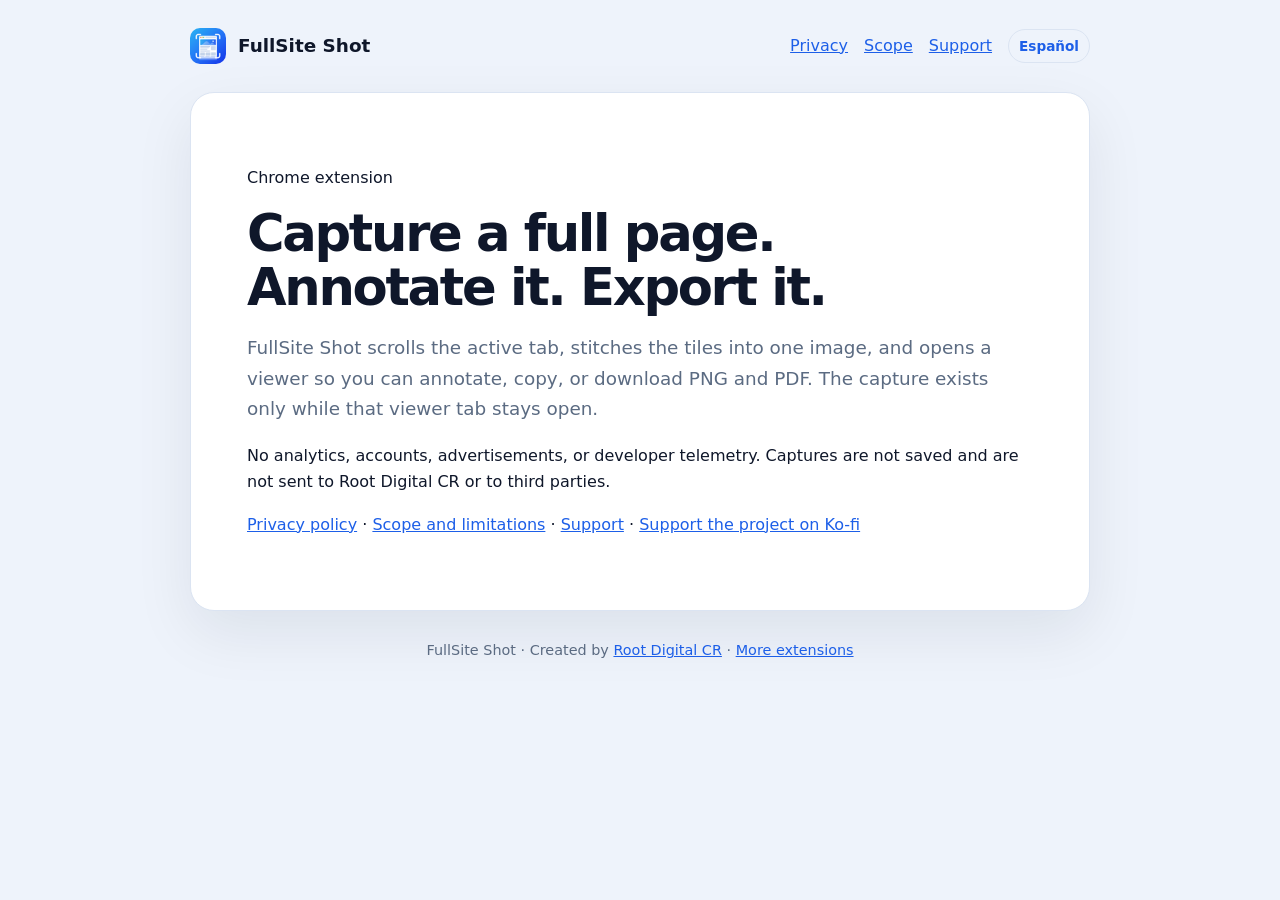
<file: index.html>
<!doctype html>
<html lang="en">
<head>
  <meta charset="utf-8">
  <meta name="viewport" content="width=device-width, initial-scale=1">
  <meta name="description" content="Official public information, privacy policy, and support for the FullSite Shot Chrome extension.">
  <title>FullSite Shot — Full-page capture</title>
  <link rel="icon" href="icon-48.png">
  <link rel="stylesheet" href="styles.css">
</head>
<body>
  <header>
    <a class="brand" href="index.html"><img src="icon-48.png" width="36" height="36" alt=""><strong>FullSite Shot</strong></a>
    <nav>
      <a href="privacy.html">Privacy</a>
      <a href="scope.html">Scope</a>
      <a href="support.html">Support</a>
      <a class="language-link" href="es/" lang="es">Español</a>
    </nav>
  </header>
  <main>
    <p>Chrome extension</p>
    <h1>Capture a full page. Annotate it. Export it.</h1>
    <p class="lead">FullSite Shot scrolls the active tab, stitches the tiles into one image, and opens a viewer so you can annotate, copy, or download PNG and PDF. The capture exists only while that viewer tab stays open.</p>
    <p>No analytics, accounts, advertisements, or developer telemetry. Captures are not saved and are not sent to Root Digital CR or to third parties.</p>
    <p><a href="privacy.html">Privacy policy</a> · <a href="scope.html">Scope and limitations</a> · <a href="support.html">Support</a> · <a href="https://ko-fi.com/rootdigitalcr" rel="noopener noreferrer" referrerpolicy="no-referrer">Support the project on Ko-fi</a></p>
  </main>
  <footer>FullSite Shot · Created by <a href="https://root-cr.com/" rel="noopener noreferrer">Root Digital CR</a> · <a href="https://root-cr.com/extensions" target="_blank" rel="noopener noreferrer" referrerpolicy="no-referrer">More extensions</a></footer>
</body>
</html>
</file>
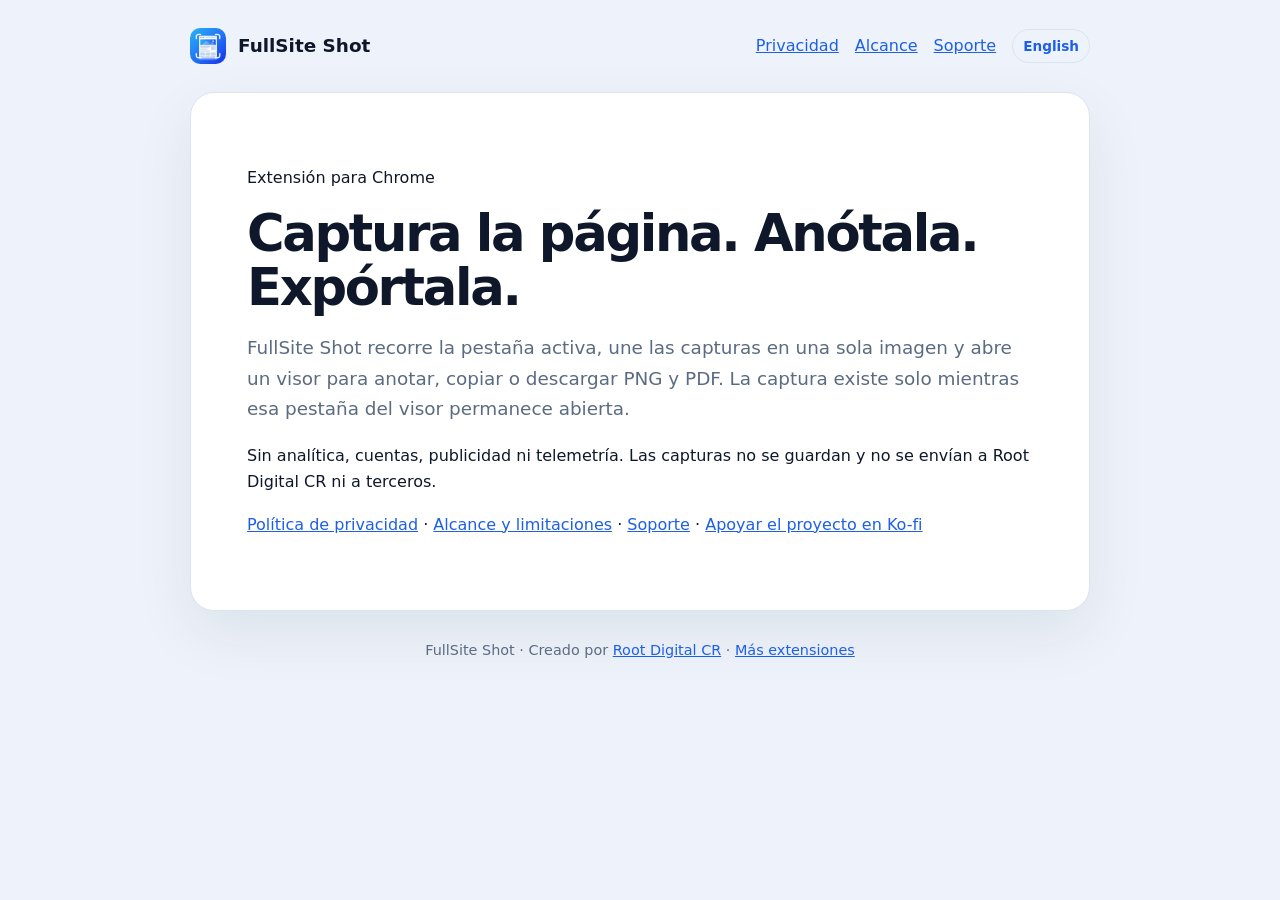
<file: es/index.html>
<!doctype html>
<html lang="es">
<head>
  <meta charset="utf-8">
  <meta name="viewport" content="width=device-width, initial-scale=1">
  <meta name="description" content="Información pública, privacidad y soporte de la extensión FullSite Shot para Chrome.">
  <title>FullSite Shot — Captura de página completa</title>
  <link rel="icon" href="../icon-48.png">
  <link rel="stylesheet" href="../styles.css">
</head>
<body>
  <header>
    <a class="brand" href="index.html"><img src="../icon-48.png" width="36" height="36" alt=""><strong>FullSite Shot</strong></a>
    <nav>
      <a href="privacy.html">Privacidad</a>
      <a href="scope.html">Alcance</a>
      <a href="support.html">Soporte</a>
      <a class="language-link" href="../" lang="en">English</a>
    </nav>
  </header>
  <main>
    <p>Extensión para Chrome</p>
    <h1>Captura la página. Anótala. Expórtala.</h1>
    <p class="lead">FullSite Shot recorre la pestaña activa, une las capturas en una sola imagen y abre un visor para anotar, copiar o descargar PNG y PDF. La captura existe solo mientras esa pestaña del visor permanece abierta.</p>
    <p>Sin analítica, cuentas, publicidad ni telemetría. Las capturas no se guardan y no se envían a Root Digital CR ni a terceros.</p>
    <p><a href="privacy.html">Política de privacidad</a> · <a href="scope.html">Alcance y limitaciones</a> · <a href="support.html">Soporte</a> · <a href="https://ko-fi.com/rootdigitalcr" rel="noopener noreferrer" referrerpolicy="no-referrer">Apoyar el proyecto en Ko-fi</a></p>
  </main>
  <footer>FullSite Shot · Creado por <a href="https://root-cr.com/" rel="noopener noreferrer">Root Digital CR</a> · <a href="https://root-cr.com/extensions" target="_blank" rel="noopener noreferrer" referrerpolicy="no-referrer">Más extensiones</a></footer>
</body>
</html>
</file>
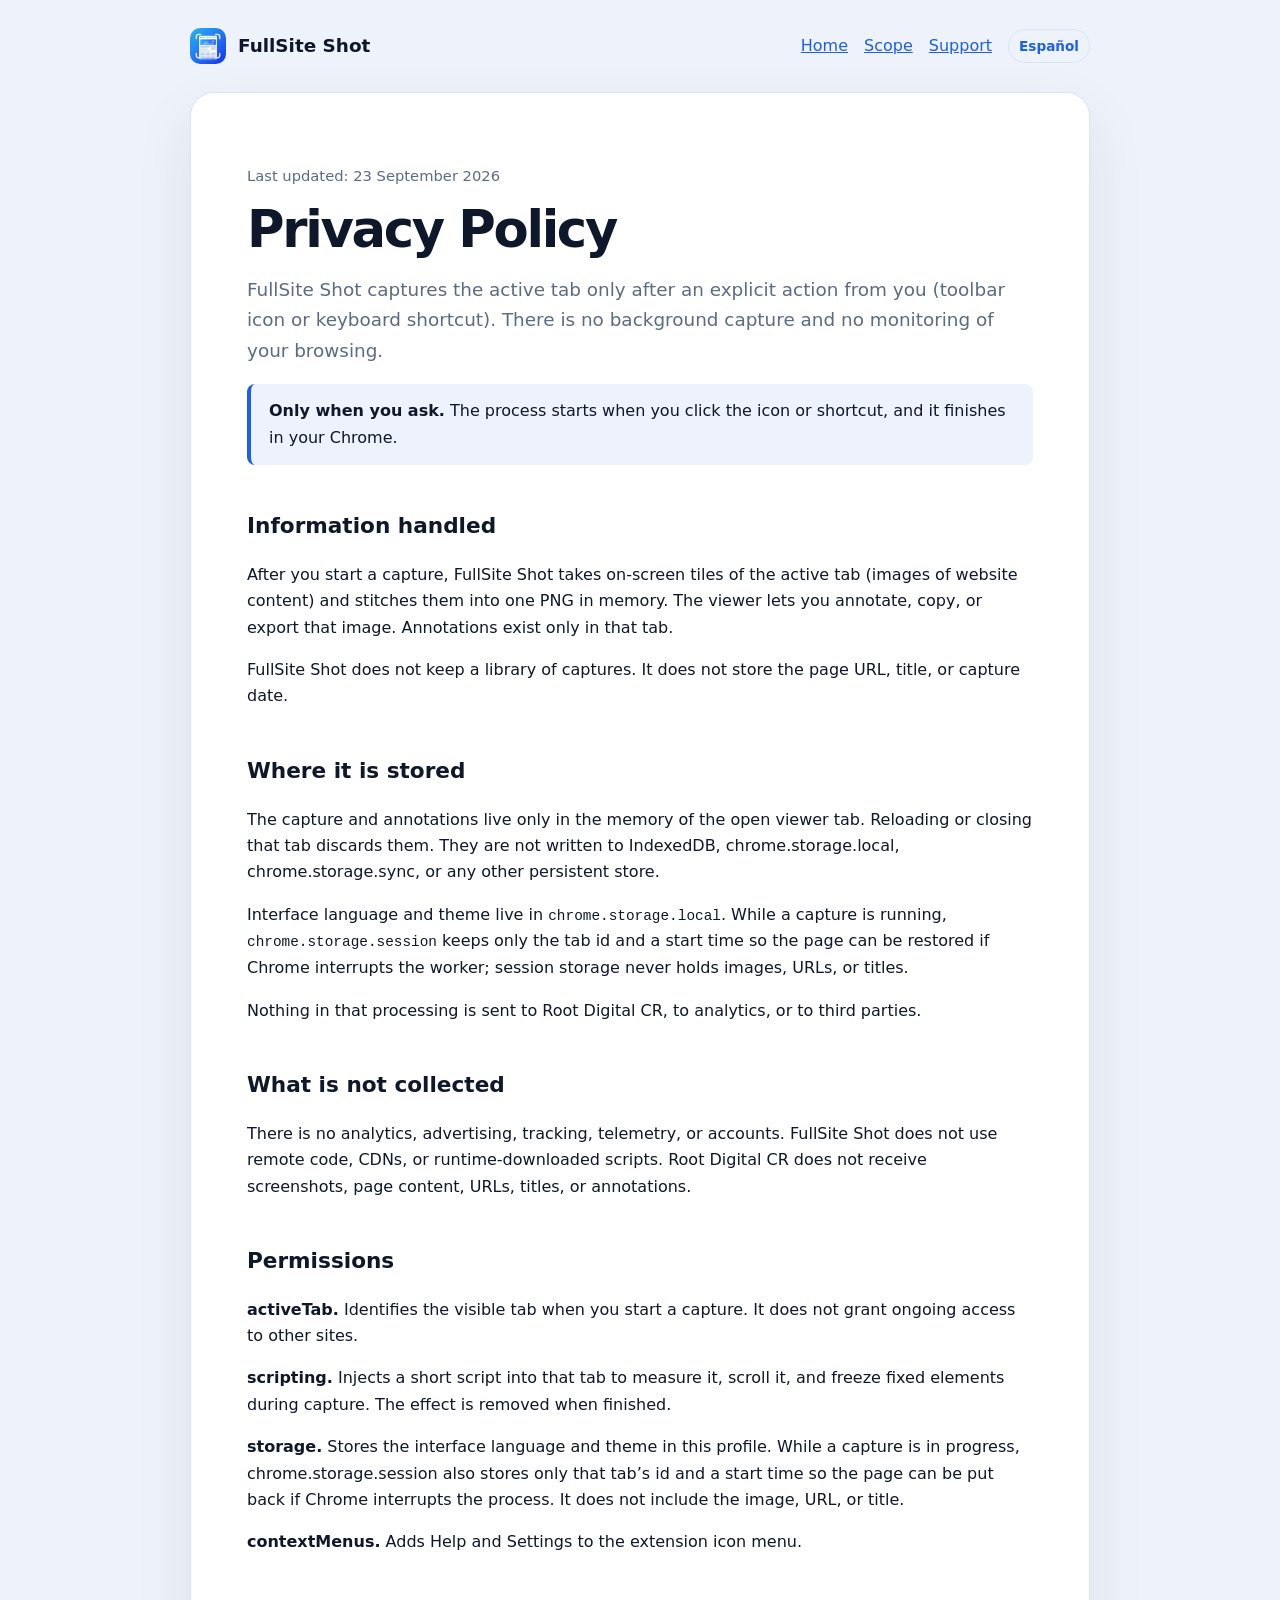
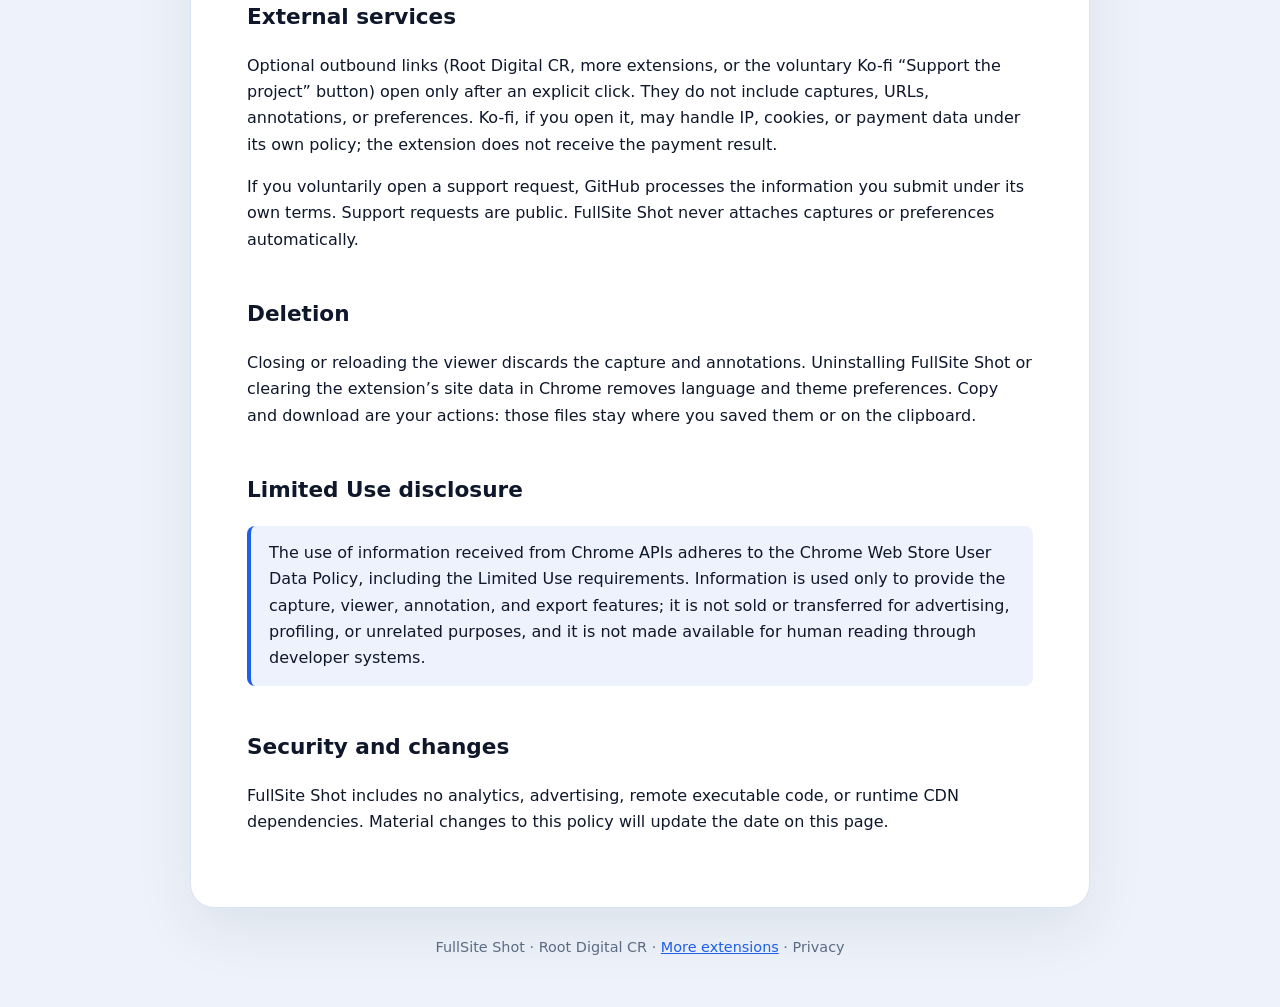
<file: privacy.html>
<!doctype html>
<html lang="en">
<head>
  <meta charset="utf-8">
  <meta name="viewport" content="width=device-width, initial-scale=1">
  <meta name="description" content="Privacy policy for the FullSite Shot Chrome extension.">
  <title>Privacy Policy — FullSite Shot</title>
  <link rel="icon" href="icon-48.png">
  <link rel="stylesheet" href="styles.css">
</head>
<body>
  <header>
    <a class="brand" href="index.html"><img src="icon-48.png" width="36" height="36" alt=""><strong>FullSite Shot</strong></a>
    <nav>
      <a href="index.html">Home</a>
      <a href="scope.html">Scope</a>
      <a href="support.html">Support</a>
      <a class="language-link" href="es/privacy.html" lang="es">Español</a>
    </nav>
  </header>
  <main>
    <p class="updated">Last updated: 23 September 2026</p>
    <h1>Privacy Policy</h1>
    <p class="lead">FullSite Shot captures the active tab only after an explicit action from you (toolbar icon or keyboard shortcut). There is no background capture and no monitoring of your browsing.</p>
    <p class="notice"><strong>Only when you ask.</strong> The process starts when you click the icon or shortcut, and it finishes in your Chrome.</p>

    <h2>Information handled</h2>
    <p>After you start a capture, FullSite Shot takes on-screen tiles of the active tab (images of website content) and stitches them into one PNG in memory. The viewer lets you annotate, copy, or export that image. Annotations exist only in that tab.</p>
    <p>FullSite Shot does not keep a library of captures. It does not store the page URL, title, or capture date.</p>

    <h2>Where it is stored</h2>
    <p>The capture and annotations live only in the memory of the open viewer tab. Reloading or closing that tab discards them. They are not written to IndexedDB, chrome.storage.local, chrome.storage.sync, or any other persistent store.</p>
    <p>Interface language and theme live in <code>chrome.storage.local</code>. While a capture is running, <code>chrome.storage.session</code> keeps only the tab id and a start time so the page can be restored if Chrome interrupts the worker; session storage never holds images, URLs, or titles.</p>
    <p>Nothing in that processing is sent to Root Digital CR, to analytics, or to third parties.</p>

    <h2>What is not collected</h2>
    <p>There is no analytics, advertising, tracking, telemetry, or accounts. FullSite Shot does not use remote code, CDNs, or runtime-downloaded scripts. Root Digital CR does not receive screenshots, page content, URLs, titles, or annotations.</p>

    <h2>Permissions</h2>
    <p><strong>activeTab.</strong> Identifies the visible tab when you start a capture. It does not grant ongoing access to other sites.</p>
    <p><strong>scripting.</strong> Injects a short script into that tab to measure it, scroll it, and freeze fixed elements during capture. The effect is removed when finished.</p>
    <p><strong>storage.</strong> Stores the interface language and theme in this profile. While a capture is in progress, chrome.storage.session also stores only that tab’s id and a start time so the page can be put back if Chrome interrupts the process. It does not include the image, URL, or title.</p>
    <p><strong>contextMenus.</strong> Adds Help and Settings to the extension icon menu.</p>

    <h2>External services</h2>
    <p>Optional outbound links (Root Digital CR, more extensions, or the voluntary Ko-fi “Support the project” button) open only after an explicit click. They do not include captures, URLs, annotations, or preferences. Ko-fi, if you open it, may handle IP, cookies, or payment data under its own policy; the extension does not receive the payment result.</p>
    <p>If you voluntarily open a support request, GitHub processes the information you submit under its own terms. Support requests are public. FullSite Shot never attaches captures or preferences automatically.</p>

    <h2>Deletion</h2>
    <p>Closing or reloading the viewer discards the capture and annotations. Uninstalling FullSite Shot or clearing the extension’s site data in Chrome removes language and theme preferences. Copy and download are your actions: those files stay where you saved them or on the clipboard.</p>

    <h2>Limited Use disclosure</h2>
    <p class="notice">The use of information received from Chrome APIs adheres to the Chrome Web Store User Data Policy, including the Limited Use requirements. Information is used only to provide the capture, viewer, annotation, and export features; it is not sold or transferred for advertising, profiling, or unrelated purposes, and it is not made available for human reading through developer systems.</p>

    <h2>Security and changes</h2>
    <p>FullSite Shot includes no analytics, advertising, remote executable code, or runtime CDN dependencies. Material changes to this policy will update the date on this page.</p>
  </main>
  <footer>FullSite Shot · Root Digital CR · <a href="https://root-cr.com/extensions" target="_blank" rel="noopener noreferrer" referrerpolicy="no-referrer">More extensions</a> · Privacy</footer>
</body>
</html>
</file>
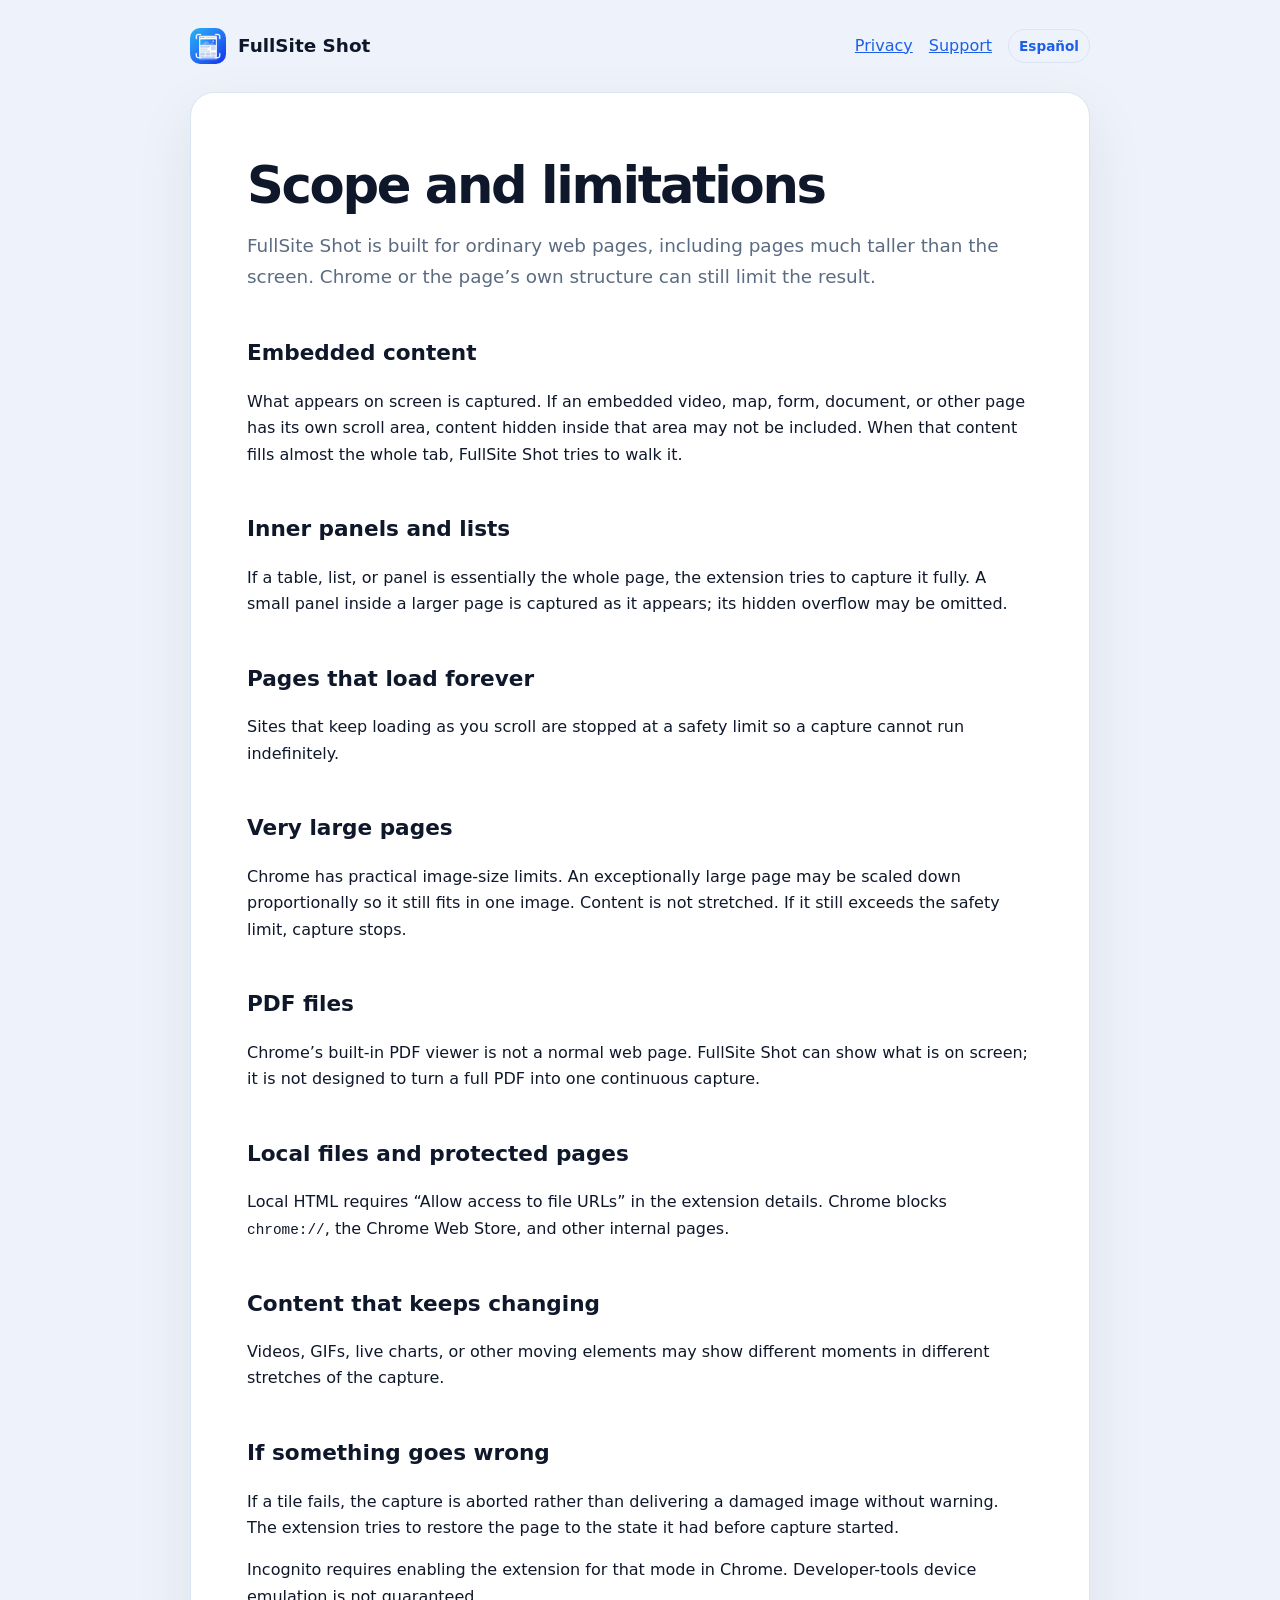
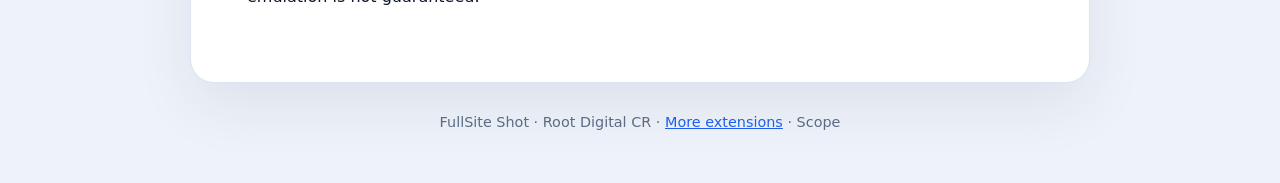
<file: scope.html>
<!doctype html>
<html lang="en">
<head>
  <meta charset="utf-8">
  <meta name="viewport" content="width=device-width, initial-scale=1">
  <meta name="description" content="Scope and limitations of the FullSite Shot Chrome extension.">
  <title>Scope and limitations — FullSite Shot</title>
  <link rel="icon" href="icon-48.png">
  <link rel="stylesheet" href="styles.css">
</head>
<body>
  <header>
    <a class="brand" href="index.html"><img src="icon-48.png" width="36" height="36" alt=""><strong>FullSite Shot</strong></a>
    <nav>
      <a href="privacy.html">Privacy</a>
      <a href="support.html">Support</a>
      <a class="language-link" href="es/scope.html" lang="es">Español</a>
    </nav>
  </header>
  <main>
    <h1>Scope and limitations</h1>
    <p class="lead">FullSite Shot is built for ordinary web pages, including pages much taller than the screen. Chrome or the page’s own structure can still limit the result.</p>

    <h2>Embedded content</h2>
    <p>What appears on screen is captured. If an embedded video, map, form, document, or other page has its own scroll area, content hidden inside that area may not be included. When that content fills almost the whole tab, FullSite Shot tries to walk it.</p>

    <h2>Inner panels and lists</h2>
    <p>If a table, list, or panel is essentially the whole page, the extension tries to capture it fully. A small panel inside a larger page is captured as it appears; its hidden overflow may be omitted.</p>

    <h2>Pages that load forever</h2>
    <p>Sites that keep loading as you scroll are stopped at a safety limit so a capture cannot run indefinitely.</p>

    <h2>Very large pages</h2>
    <p>Chrome has practical image-size limits. An exceptionally large page may be scaled down proportionally so it still fits in one image. Content is not stretched. If it still exceeds the safety limit, capture stops.</p>

    <h2>PDF files</h2>
    <p>Chrome’s built-in PDF viewer is not a normal web page. FullSite Shot can show what is on screen; it is not designed to turn a full PDF into one continuous capture.</p>

    <h2>Local files and protected pages</h2>
    <p>Local HTML requires “Allow access to file URLs” in the extension details. Chrome blocks <code>chrome://</code>, the Chrome Web Store, and other internal pages.</p>

    <h2>Content that keeps changing</h2>
    <p>Videos, GIFs, live charts, or other moving elements may show different moments in different stretches of the capture.</p>

    <h2>If something goes wrong</h2>
    <p>If a tile fails, the capture is aborted rather than delivering a damaged image without warning. The extension tries to restore the page to the state it had before capture started.</p>
    <p>Incognito requires enabling the extension for that mode in Chrome. Developer-tools device emulation is not guaranteed.</p>
  </main>
  <footer>FullSite Shot · Root Digital CR · <a href="https://root-cr.com/extensions" target="_blank" rel="noopener noreferrer" referrerpolicy="no-referrer">More extensions</a> · Scope</footer>
</body>
</html>
</file>
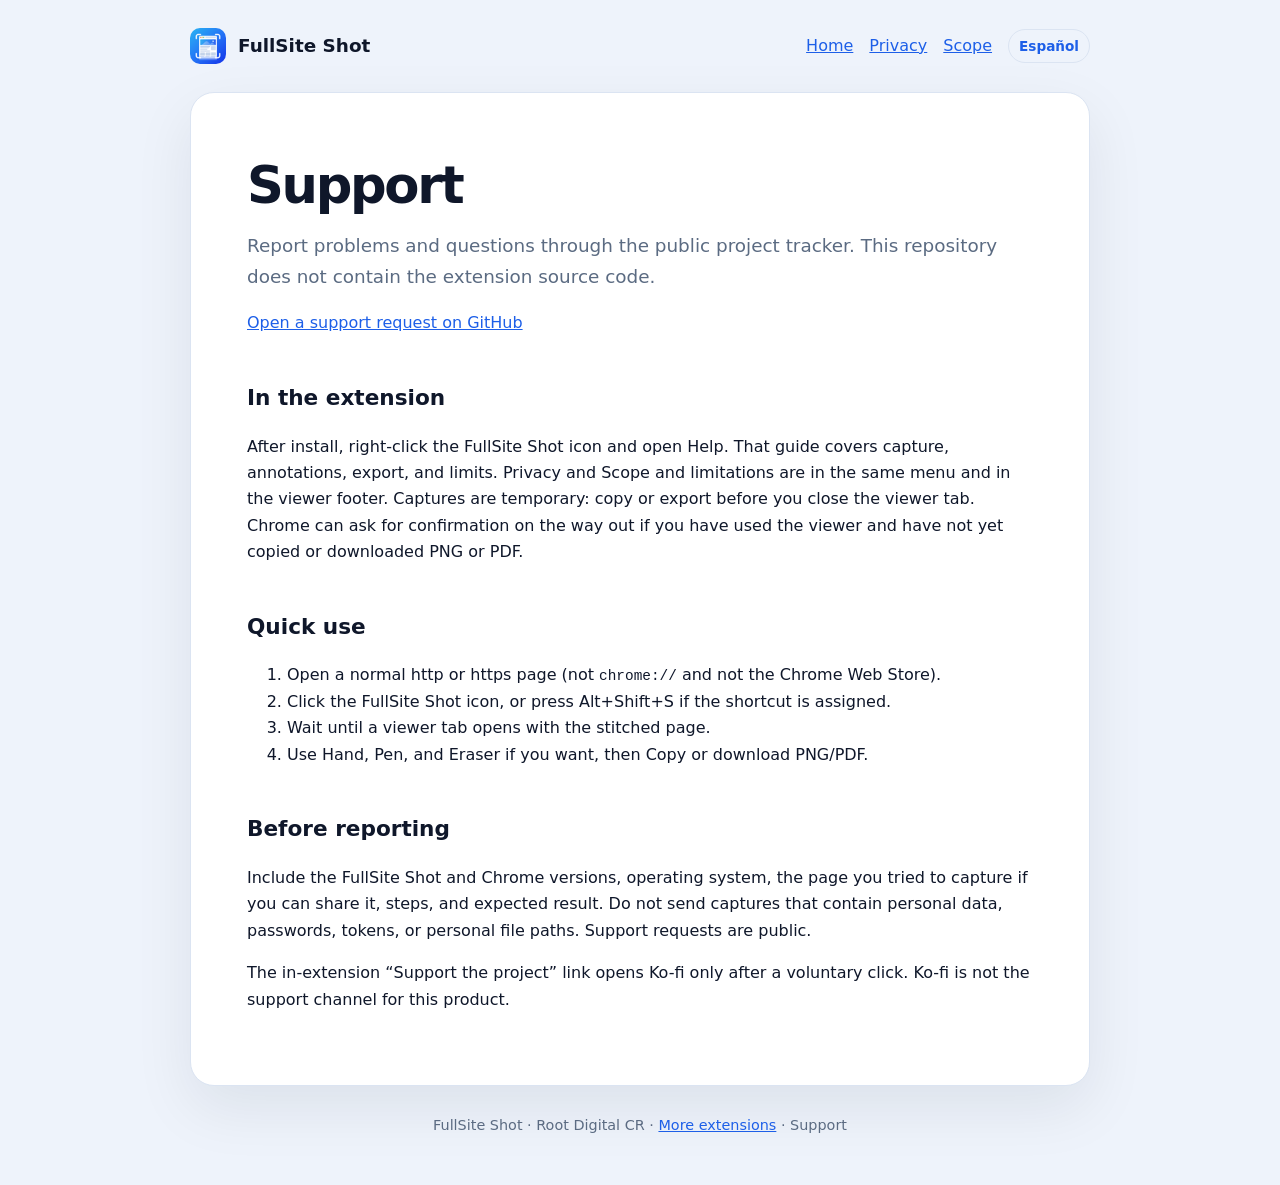
<file: support.html>
<!doctype html>
<html lang="en">
<head>
  <meta charset="utf-8">
  <meta name="viewport" content="width=device-width, initial-scale=1">
  <meta name="description" content="Support information for the FullSite Shot Chrome extension.">
  <title>Support — FullSite Shot</title>
  <link rel="icon" href="icon-48.png">
  <link rel="stylesheet" href="styles.css">
</head>
<body>
  <header>
    <a class="brand" href="index.html"><img src="icon-48.png" width="36" height="36" alt=""><strong>FullSite Shot</strong></a>
    <nav>
      <a href="index.html">Home</a>
      <a href="privacy.html">Privacy</a>
      <a href="scope.html">Scope</a>
      <a class="language-link" href="es/support.html" lang="es">Español</a>
    </nav>
  </header>
  <main>
    <h1>Support</h1>
    <p class="lead">Report problems and questions through the public project tracker. This repository does not contain the extension source code.</p>
    <p><a href="https://github.com/rootdigitalcr/fullsite-shot-pages/issues/new" rel="noopener noreferrer">Open a support request on GitHub</a></p>

    <h2>In the extension</h2>
    <p>After install, right-click the FullSite Shot icon and open Help. That guide covers capture, annotations, export, and limits. Privacy and Scope and limitations are in the same menu and in the viewer footer. Captures are temporary: copy or export before you close the viewer tab. Chrome can ask for confirmation on the way out if you have used the viewer and have not yet copied or downloaded PNG or PDF.</p>

    <h2>Quick use</h2>
    <ol>
      <li>Open a normal http or https page (not <code>chrome://</code> and not the Chrome Web Store).</li>
      <li>Click the FullSite Shot icon, or press Alt+Shift+S if the shortcut is assigned.</li>
      <li>Wait until a viewer tab opens with the stitched page.</li>
      <li>Use Hand, Pen, and Eraser if you want, then Copy or download PNG/PDF.</li>
    </ol>

    <h2>Before reporting</h2>
    <p>Include the FullSite Shot and Chrome versions, operating system, the page you tried to capture if you can share it, steps, and expected result. Do not send captures that contain personal data, passwords, tokens, or personal file paths. Support requests are public.</p>
    <p>The in-extension “Support the project” link opens Ko-fi only after a voluntary click. Ko-fi is not the support channel for this product.</p>
  </main>
  <footer>FullSite Shot · Root Digital CR · <a href="https://root-cr.com/extensions" target="_blank" rel="noopener noreferrer" referrerpolicy="no-referrer">More extensions</a> · Support</footer>
</body>
</html>
</file>
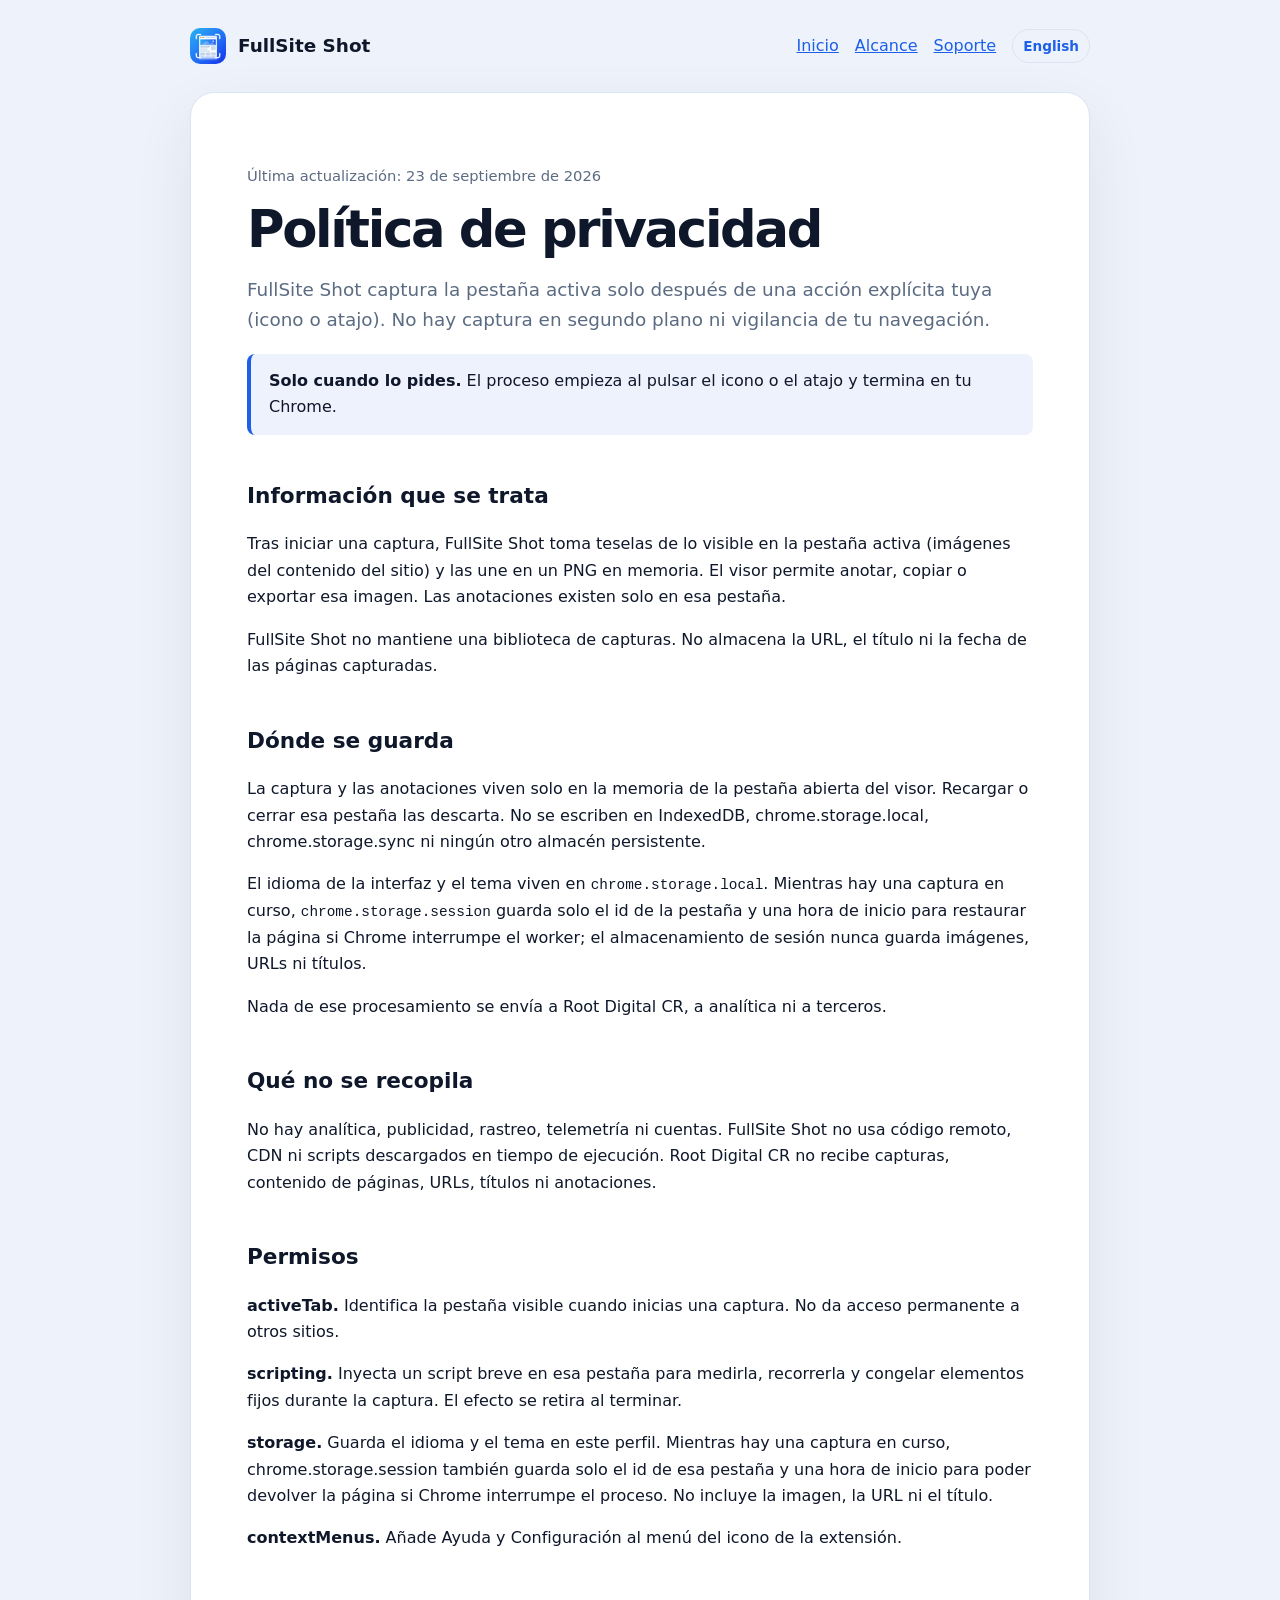
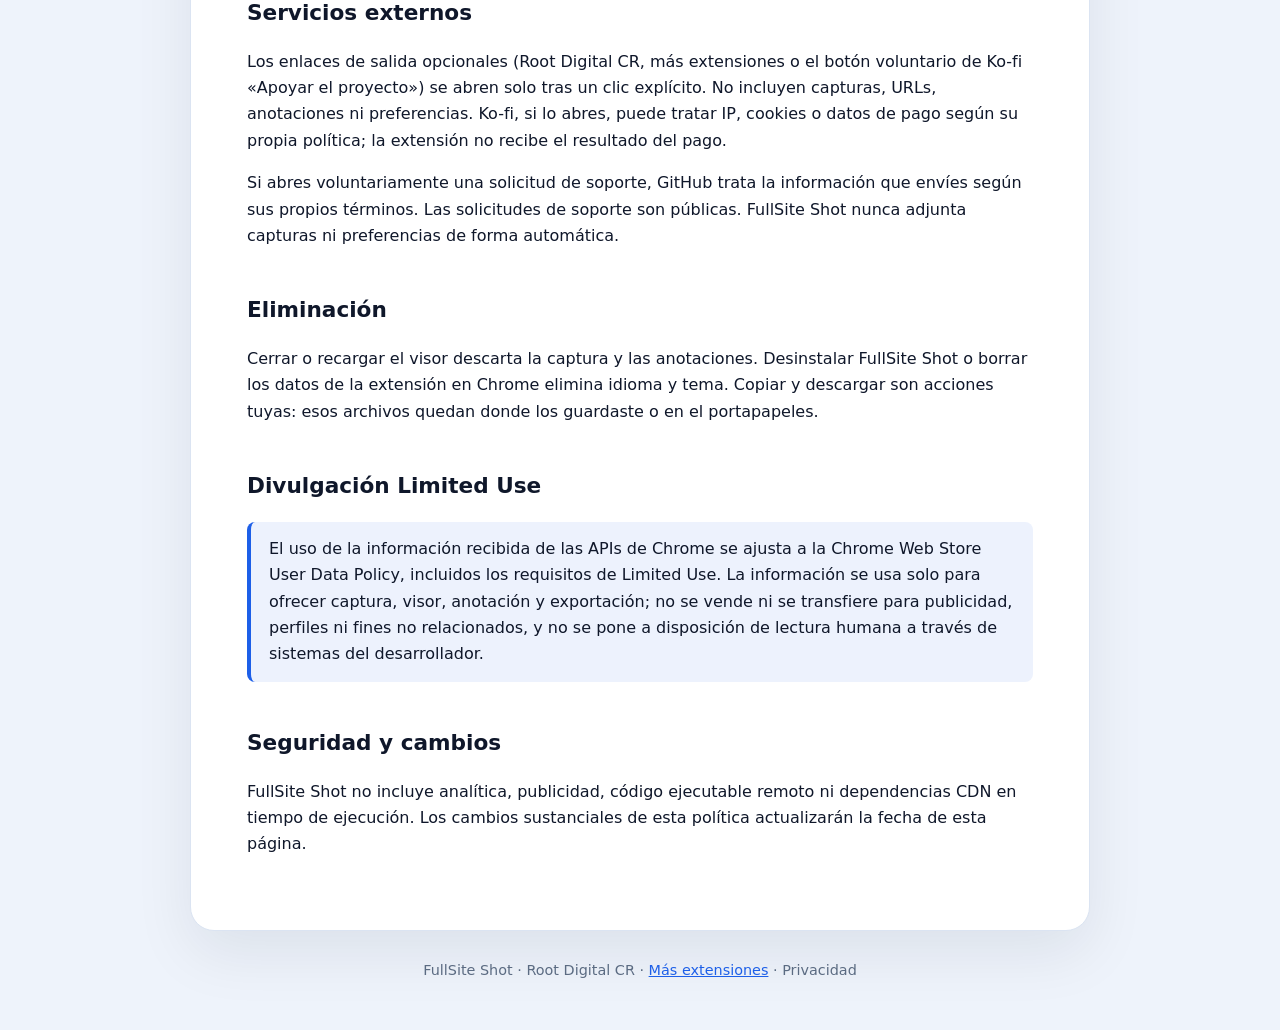
<file: es/privacy.html>
<!doctype html>
<html lang="es">
<head>
  <meta charset="utf-8">
  <meta name="viewport" content="width=device-width, initial-scale=1">
  <meta name="description" content="Política de privacidad de la extensión FullSite Shot para Chrome.">
  <title>Política de privacidad — FullSite Shot</title>
  <link rel="icon" href="../icon-48.png">
  <link rel="stylesheet" href="../styles.css">
</head>
<body>
  <header>
    <a class="brand" href="index.html"><img src="../icon-48.png" width="36" height="36" alt=""><strong>FullSite Shot</strong></a>
    <nav>
      <a href="index.html">Inicio</a>
      <a href="scope.html">Alcance</a>
      <a href="support.html">Soporte</a>
      <a class="language-link" href="../privacy.html" lang="en">English</a>
    </nav>
  </header>
  <main>
    <p class="updated">Última actualización: 23 de septiembre de 2026</p>
    <h1>Política de privacidad</h1>
    <p class="lead">FullSite Shot captura la pestaña activa solo después de una acción explícita tuya (icono o atajo). No hay captura en segundo plano ni vigilancia de tu navegación.</p>
    <p class="notice"><strong>Solo cuando lo pides.</strong> El proceso empieza al pulsar el icono o el atajo y termina en tu Chrome.</p>

    <h2>Información que se trata</h2>
    <p>Tras iniciar una captura, FullSite Shot toma teselas de lo visible en la pestaña activa (imágenes del contenido del sitio) y las une en un PNG en memoria. El visor permite anotar, copiar o exportar esa imagen. Las anotaciones existen solo en esa pestaña.</p>
    <p>FullSite Shot no mantiene una biblioteca de capturas. No almacena la URL, el título ni la fecha de las páginas capturadas.</p>

    <h2>Dónde se guarda</h2>
    <p>La captura y las anotaciones viven solo en la memoria de la pestaña abierta del visor. Recargar o cerrar esa pestaña las descarta. No se escriben en IndexedDB, chrome.storage.local, chrome.storage.sync ni ningún otro almacén persistente.</p>
    <p>El idioma de la interfaz y el tema viven en <code>chrome.storage.local</code>. Mientras hay una captura en curso, <code>chrome.storage.session</code> guarda solo el id de la pestaña y una hora de inicio para restaurar la página si Chrome interrumpe el worker; el almacenamiento de sesión nunca guarda imágenes, URLs ni títulos.</p>
    <p>Nada de ese procesamiento se envía a Root Digital CR, a analítica ni a terceros.</p>

    <h2>Qué no se recopila</h2>
    <p>No hay analítica, publicidad, rastreo, telemetría ni cuentas. FullSite Shot no usa código remoto, CDN ni scripts descargados en tiempo de ejecución. Root Digital CR no recibe capturas, contenido de páginas, URLs, títulos ni anotaciones.</p>

    <h2>Permisos</h2>
    <p><strong>activeTab.</strong> Identifica la pestaña visible cuando inicias una captura. No da acceso permanente a otros sitios.</p>
    <p><strong>scripting.</strong> Inyecta un script breve en esa pestaña para medirla, recorrerla y congelar elementos fijos durante la captura. El efecto se retira al terminar.</p>
    <p><strong>storage.</strong> Guarda el idioma y el tema en este perfil. Mientras hay una captura en curso, chrome.storage.session también guarda solo el id de esa pestaña y una hora de inicio para poder devolver la página si Chrome interrumpe el proceso. No incluye la imagen, la URL ni el título.</p>
    <p><strong>contextMenus.</strong> Añade Ayuda y Configuración al menú del icono de la extensión.</p>

    <h2>Servicios externos</h2>
    <p>Los enlaces de salida opcionales (Root Digital CR, más extensiones o el botón voluntario de Ko-fi «Apoyar el proyecto») se abren solo tras un clic explícito. No incluyen capturas, URLs, anotaciones ni preferencias. Ko-fi, si lo abres, puede tratar IP, cookies o datos de pago según su propia política; la extensión no recibe el resultado del pago.</p>
    <p>Si abres voluntariamente una solicitud de soporte, GitHub trata la información que envíes según sus propios términos. Las solicitudes de soporte son públicas. FullSite Shot nunca adjunta capturas ni preferencias de forma automática.</p>

    <h2>Eliminación</h2>
    <p>Cerrar o recargar el visor descarta la captura y las anotaciones. Desinstalar FullSite Shot o borrar los datos de la extensión en Chrome elimina idioma y tema. Copiar y descargar son acciones tuyas: esos archivos quedan donde los guardaste o en el portapapeles.</p>

    <h2>Divulgación Limited Use</h2>
    <p class="notice">El uso de la información recibida de las APIs de Chrome se ajusta a la Chrome Web Store User Data Policy, incluidos los requisitos de Limited Use. La información se usa solo para ofrecer captura, visor, anotación y exportación; no se vende ni se transfiere para publicidad, perfiles ni fines no relacionados, y no se pone a disposición de lectura humana a través de sistemas del desarrollador.</p>

    <h2>Seguridad y cambios</h2>
    <p>FullSite Shot no incluye analítica, publicidad, código ejecutable remoto ni dependencias CDN en tiempo de ejecución. Los cambios sustanciales de esta política actualizarán la fecha de esta página.</p>
  </main>
  <footer>FullSite Shot · Root Digital CR · <a href="https://root-cr.com/extensions" target="_blank" rel="noopener noreferrer" referrerpolicy="no-referrer">Más extensiones</a> · Privacidad</footer>
</body>
</html>
</file>
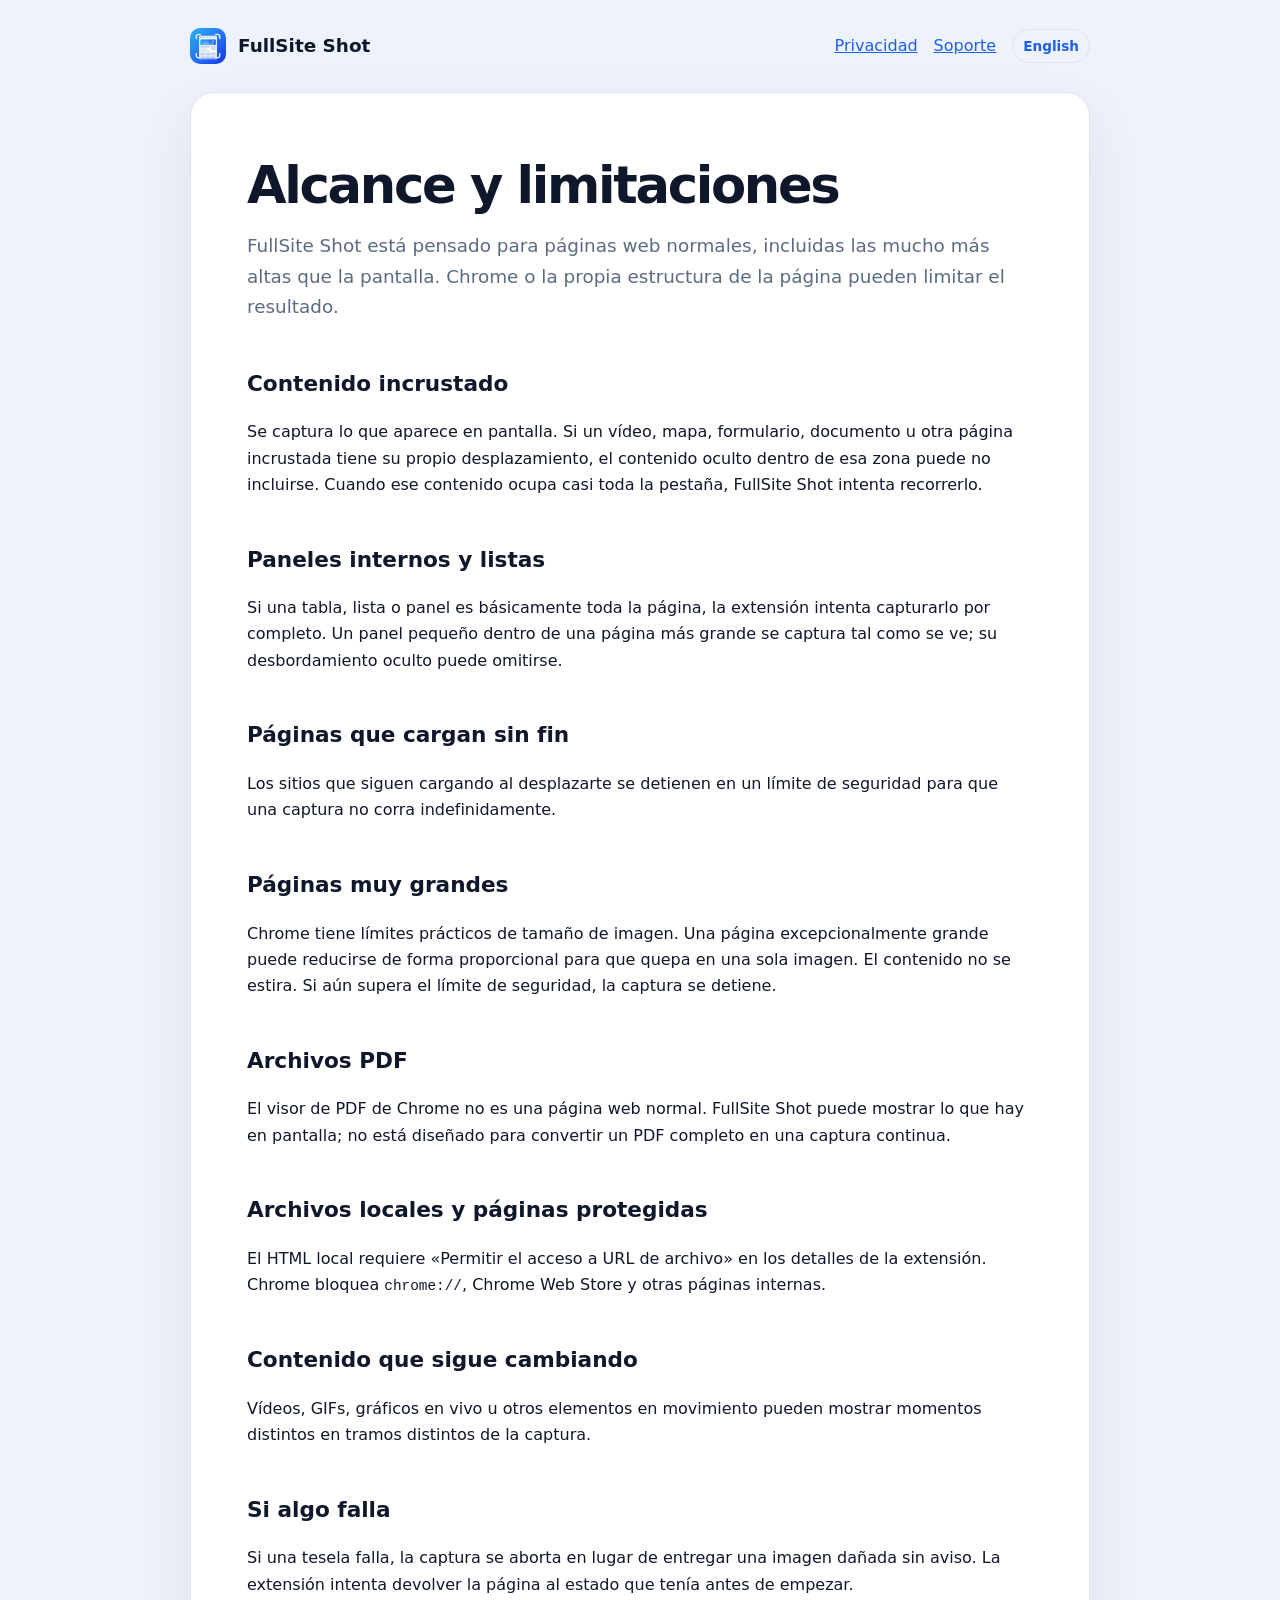
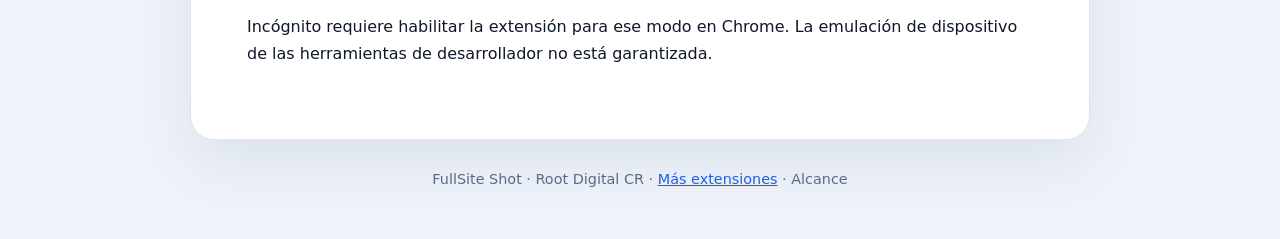
<file: es/scope.html>
<!doctype html>
<html lang="es">
<head>
  <meta charset="utf-8">
  <meta name="viewport" content="width=device-width, initial-scale=1">
  <meta name="description" content="Alcance y limitaciones de la extensión FullSite Shot para Chrome.">
  <title>Alcance y limitaciones — FullSite Shot</title>
  <link rel="icon" href="../icon-48.png">
  <link rel="stylesheet" href="../styles.css">
</head>
<body>
  <header>
    <a class="brand" href="index.html"><img src="../icon-48.png" width="36" height="36" alt=""><strong>FullSite Shot</strong></a>
    <nav>
      <a href="privacy.html">Privacidad</a>
      <a href="support.html">Soporte</a>
      <a class="language-link" href="../scope.html" lang="en">English</a>
    </nav>
  </header>
  <main>
    <h1>Alcance y limitaciones</h1>
    <p class="lead">FullSite Shot está pensado para páginas web normales, incluidas las mucho más altas que la pantalla. Chrome o la propia estructura de la página pueden limitar el resultado.</p>

    <h2>Contenido incrustado</h2>
    <p>Se captura lo que aparece en pantalla. Si un vídeo, mapa, formulario, documento u otra página incrustada tiene su propio desplazamiento, el contenido oculto dentro de esa zona puede no incluirse. Cuando ese contenido ocupa casi toda la pestaña, FullSite Shot intenta recorrerlo.</p>

    <h2>Paneles internos y listas</h2>
    <p>Si una tabla, lista o panel es básicamente toda la página, la extensión intenta capturarlo por completo. Un panel pequeño dentro de una página más grande se captura tal como se ve; su desbordamiento oculto puede omitirse.</p>

    <h2>Páginas que cargan sin fin</h2>
    <p>Los sitios que siguen cargando al desplazarte se detienen en un límite de seguridad para que una captura no corra indefinidamente.</p>

    <h2>Páginas muy grandes</h2>
    <p>Chrome tiene límites prácticos de tamaño de imagen. Una página excepcionalmente grande puede reducirse de forma proporcional para que quepa en una sola imagen. El contenido no se estira. Si aún supera el límite de seguridad, la captura se detiene.</p>

    <h2>Archivos PDF</h2>
    <p>El visor de PDF de Chrome no es una página web normal. FullSite Shot puede mostrar lo que hay en pantalla; no está diseñado para convertir un PDF completo en una captura continua.</p>

    <h2>Archivos locales y páginas protegidas</h2>
    <p>El HTML local requiere «Permitir el acceso a URL de archivo» en los detalles de la extensión. Chrome bloquea <code>chrome://</code>, Chrome Web Store y otras páginas internas.</p>

    <h2>Contenido que sigue cambiando</h2>
    <p>Vídeos, GIFs, gráficos en vivo u otros elementos en movimiento pueden mostrar momentos distintos en tramos distintos de la captura.</p>

    <h2>Si algo falla</h2>
    <p>Si una tesela falla, la captura se aborta en lugar de entregar una imagen dañada sin aviso. La extensión intenta devolver la página al estado que tenía antes de empezar.</p>
    <p>Incógnito requiere habilitar la extensión para ese modo en Chrome. La emulación de dispositivo de las herramientas de desarrollador no está garantizada.</p>
  </main>
  <footer>FullSite Shot · Root Digital CR · <a href="https://root-cr.com/extensions" target="_blank" rel="noopener noreferrer" referrerpolicy="no-referrer">Más extensiones</a> · Alcance</footer>
</body>
</html>
</file>
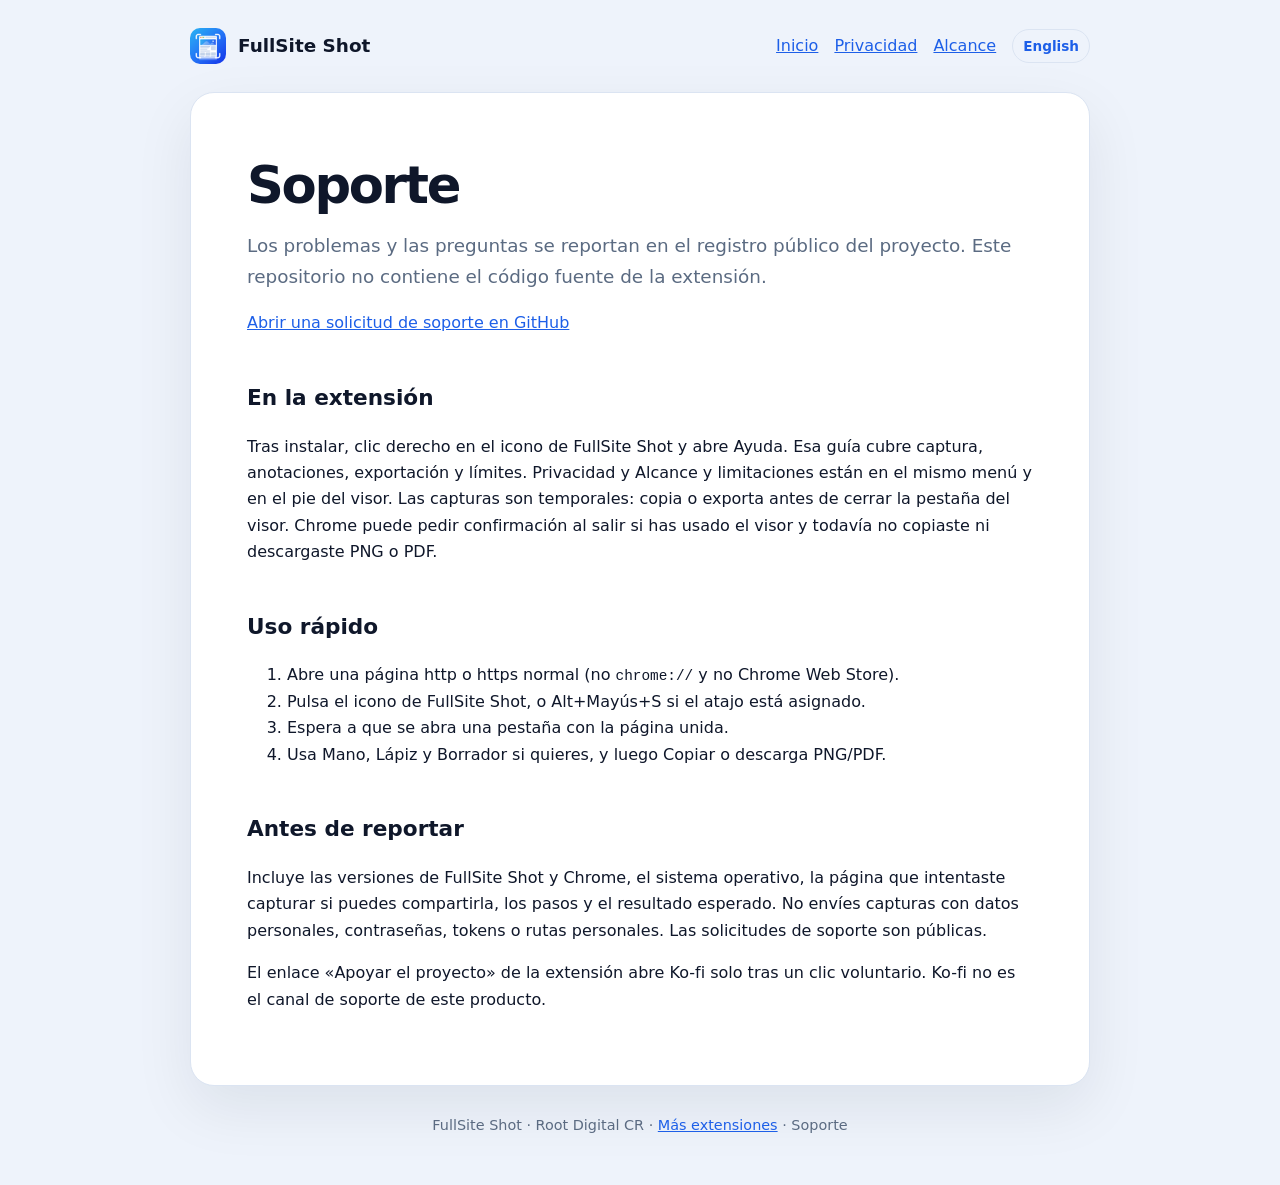
<file: es/support.html>
<!doctype html>
<html lang="es">
<head>
  <meta charset="utf-8">
  <meta name="viewport" content="width=device-width, initial-scale=1">
  <meta name="description" content="Información de soporte de la extensión FullSite Shot para Chrome.">
  <title>Soporte — FullSite Shot</title>
  <link rel="icon" href="../icon-48.png">
  <link rel="stylesheet" href="../styles.css">
</head>
<body>
  <header>
    <a class="brand" href="index.html"><img src="../icon-48.png" width="36" height="36" alt=""><strong>FullSite Shot</strong></a>
    <nav>
      <a href="index.html">Inicio</a>
      <a href="privacy.html">Privacidad</a>
      <a href="scope.html">Alcance</a>
      <a class="language-link" href="../support.html" lang="en">English</a>
    </nav>
  </header>
  <main>
    <h1>Soporte</h1>
    <p class="lead">Los problemas y las preguntas se reportan en el registro público del proyecto. Este repositorio no contiene el código fuente de la extensión.</p>
    <p><a href="https://github.com/rootdigitalcr/fullsite-shot-pages/issues/new" rel="noopener noreferrer">Abrir una solicitud de soporte en GitHub</a></p>

    <h2>En la extensión</h2>
    <p>Tras instalar, clic derecho en el icono de FullSite Shot y abre Ayuda. Esa guía cubre captura, anotaciones, exportación y límites. Privacidad y Alcance y limitaciones están en el mismo menú y en el pie del visor. Las capturas son temporales: copia o exporta antes de cerrar la pestaña del visor. Chrome puede pedir confirmación al salir si has usado el visor y todavía no copiaste ni descargaste PNG o PDF.</p>

    <h2>Uso rápido</h2>
    <ol>
      <li>Abre una página http o https normal (no <code>chrome://</code> y no Chrome Web Store).</li>
      <li>Pulsa el icono de FullSite Shot, o Alt+Mayús+S si el atajo está asignado.</li>
      <li>Espera a que se abra una pestaña con la página unida.</li>
      <li>Usa Mano, Lápiz y Borrador si quieres, y luego Copiar o descarga PNG/PDF.</li>
    </ol>

    <h2>Antes de reportar</h2>
    <p>Incluye las versiones de FullSite Shot y Chrome, el sistema operativo, la página que intentaste capturar si puedes compartirla, los pasos y el resultado esperado. No envíes capturas con datos personales, contraseñas, tokens o rutas personales. Las solicitudes de soporte son públicas.</p>
    <p>El enlace «Apoyar el proyecto» de la extensión abre Ko-fi solo tras un clic voluntario. Ko-fi no es el canal de soporte de este producto.</p>
  </main>
  <footer>FullSite Shot · Root Digital CR · <a href="https://root-cr.com/extensions" target="_blank" rel="noopener noreferrer" referrerpolicy="no-referrer">Más extensiones</a> · Soporte</footer>
</body>
</html>
</file>
<file: styles.css>
:root {
  color-scheme: light dark;
  --bg: #eef3fb;
  --card: #ffffff;
  --text: #0f172a;
  --muted: #5b6b82;
  --line: #dbe4f2;
  --accent: #1d5fe8;
  font-family: Inter, "Segoe UI", ui-sans-serif, system-ui, sans-serif;
}

* { box-sizing: border-box; }
body { margin: 0; background: var(--bg); color: var(--text); line-height: 1.65; }
header, main, footer { width: min(900px, calc(100% - 32px)); margin-inline: auto; }
header { display: flex; align-items: center; justify-content: space-between; gap: 20px; padding: 28px 0; }
.brand { display: flex; align-items: center; gap: 12px; color: inherit; text-decoration: none; font-size: 1.15rem; font-weight: 750; }
.brand img { width: 36px; height: 36px; border-radius: 10px; }
nav { display: flex; align-items: center; flex-wrap: wrap; gap: 16px; }
nav a, main a, footer a { color: var(--accent); }
.language-link { padding: 5px 10px; border: 1px solid var(--line); border-radius: 999px; text-decoration: none; font-size: .85rem; font-weight: 700; }
main { padding: clamp(24px, 5vw, 56px); border: 1px solid var(--line); border-radius: 24px; background: var(--card); box-shadow: 0 22px 60px rgba(15, 23, 42, .08); }
h1 { margin: .2em 0 .35em; font-size: clamp(2rem, 5vw, 3.2rem); line-height: 1.05; letter-spacing: -.045em; }
h2 { margin-top: 2em; font-size: 1.35rem; }
.lead { color: var(--muted); font-size: 1.15rem; }
.updated { color: var(--muted); font-size: 0.92rem; }
.notice { padding: 14px 18px; border-left: 4px solid var(--accent); border-radius: 8px; background: color-mix(in srgb, var(--accent) 8%, var(--card)); }
footer { padding: 28px 0 48px; color: var(--muted); font-size: .9rem; text-align: center; }
code, kbd { font-family: ui-monospace, Consolas, monospace; font-size: 0.9em; }

@media (prefers-color-scheme: dark) {
  :root { --bg: #0b1220; --card: #121a2b; --text: #eef3ff; --muted: #a8b4c8; --line: #2a364d; }
}

@media (max-width: 620px) {
  header { align-items: flex-start; flex-direction: column; }
  main { border-radius: 18px; }
}
</file>
